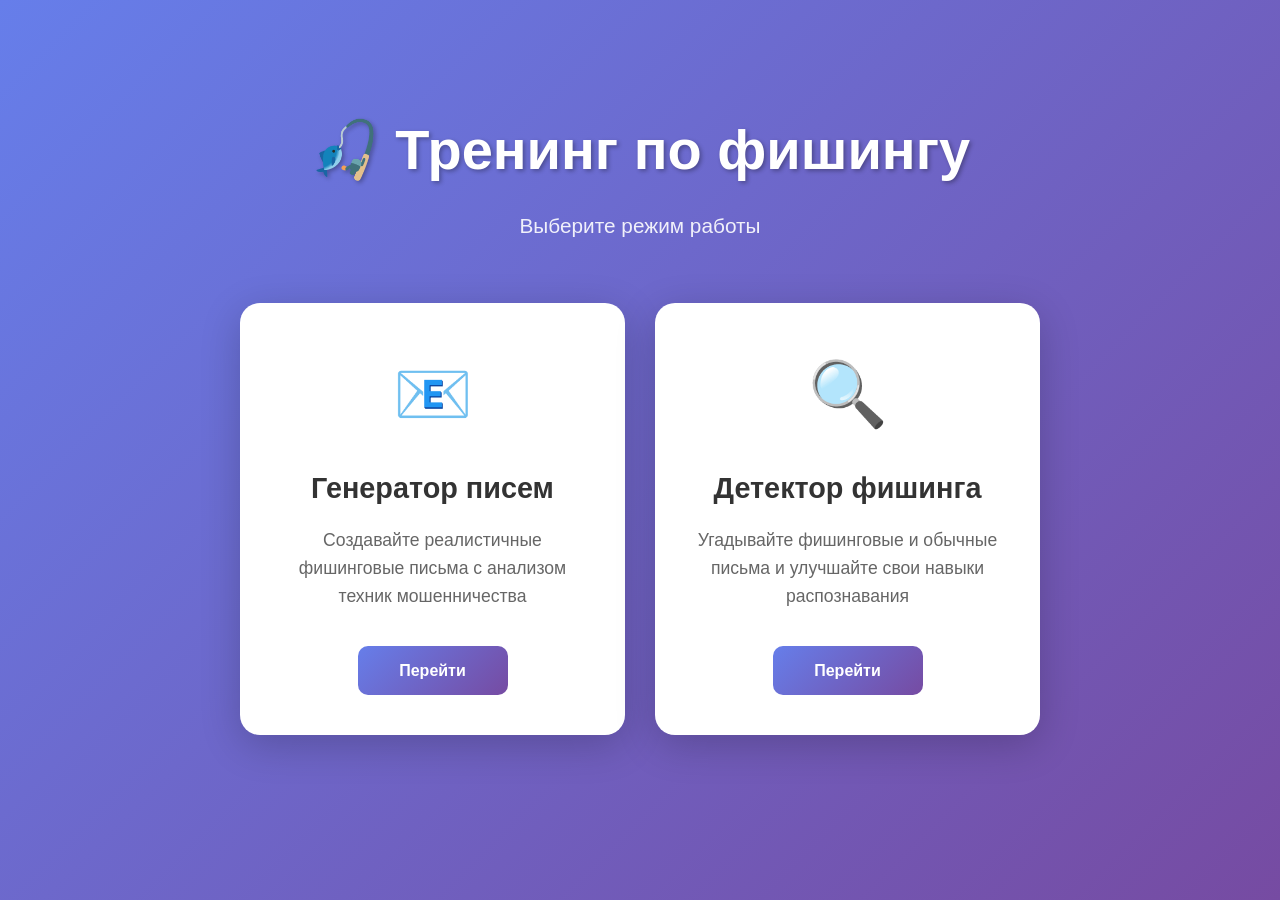
<file: index.html>
<!DOCTYPE html>
<html lang="ru">
<head>
    <meta charset="UTF-8">
    <meta name="viewport" content="width=device-width, initial-scale=1.0">
    <title>🎣 Тренинг по фишингу - Главная</title>
    <link rel="stylesheet" href="style.css">
    <style>
        .home-container {
            display: flex;
            flex-direction: column;
            align-items: center;
            justify-content: center;
            min-height: calc(100vh - 100px);
            gap: 40px;
        }

        .home-header {
            text-align: center;
            margin-bottom: 20px;
        }

        .home-header h1 {
            font-size: 3.5rem;
            color: white;
            text-shadow: 2px 2px 4px rgba(0, 0, 0, 0.3);
            margin-bottom: 15px;
        }

        .home-header p {
            font-size: 1.3rem;
            color: rgba(255, 255, 255, 0.9);
        }

        .mode-selector {
            display: grid;
            grid-template-columns: repeat(auto-fit, minmax(350px, 1fr));
            gap: 30px;
            width: 100%;
            max-width: 800px;
        }

        .mode-card {
            background: white;
            border-radius: 20px;
            padding: 40px;
            text-align: center;
            box-shadow: 0 10px 40px rgba(0, 0, 0, 0.2);
            transition: transform 0.3s ease, box-shadow 0.3s ease;
            cursor: pointer;
            display: flex;
            flex-direction: column;
            align-items: center;
            justify-content: space-between;
        }

        .mode-card:hover {
            transform: translateY(-10px);
            box-shadow: 0 20px 60px rgba(0, 0, 0, 0.3);
        }

        .mode-card-icon {
            font-size: 4rem;
            margin-bottom: 20px;
        }

        .mode-card h2 {
            font-size: 1.8rem;
            color: #333;
            margin-bottom: 15px;
        }

        .mode-card p {
            color: #666;
            font-size: 1.1rem; /* Чуть увеличил шрифт для читаемости без списков */
            line-height: 1.6;
            margin-bottom: 35px;
        }

        .mode-card .btn-link {
            display: inline-block;
            padding: 12px 30px;
            background: linear-gradient(135deg, #667eea 0%, #764ba2 100%);
            color: white;
            text-decoration: none;
            border-radius: 10px;
            font-weight: bold;
            transition: transform 0.2s ease;
            border: none;
            cursor: pointer;
            font-size: 1rem;
            width: auto;
            min-width: 150px;
        }

        .mode-card .btn-link:hover {
            transform: scale(1.05);
        }
    </style>
</head>
<body>
    <div class="container">
        <div class="home-container">
            <div class="home-header">
                <h1>🎣 Тренинг по фишингу</h1>
                <p>Выберите режим работы</p>
            </div>

            <div class="mode-selector">
                <!-- Карточка Генератора -->
                <div class="mode-card">
                    <div>
                        <div class="mode-card-icon">📧</div>
                        <h2>Генератор писем</h2>
                        <p>Создавайте реалистичные фишинговые письма с анализом техник мошенничества</p>
                    </div>
                    <a href="generator.html" class="btn-link">Перейти</a>
                </div>

                <!-- Карточка Детектора -->
                <div class="mode-card">
                    <div>
                        <div class="mode-card-icon">🔍</div>
                        <h2>Детектор фишинга</h2>
                        <p>Угадывайте фишинговые и обычные письма и улучшайте свои навыки распознавания</p>
                    </div>
                    <a href="detector.html" class="btn-link">Перейти</a>
                </div>
            </div>
        </div>
    </div>

    <!-- Подключаем внешний скрипт предзагрузки -->
    <script src="home.js"></script>
</body>
</html>
</file>
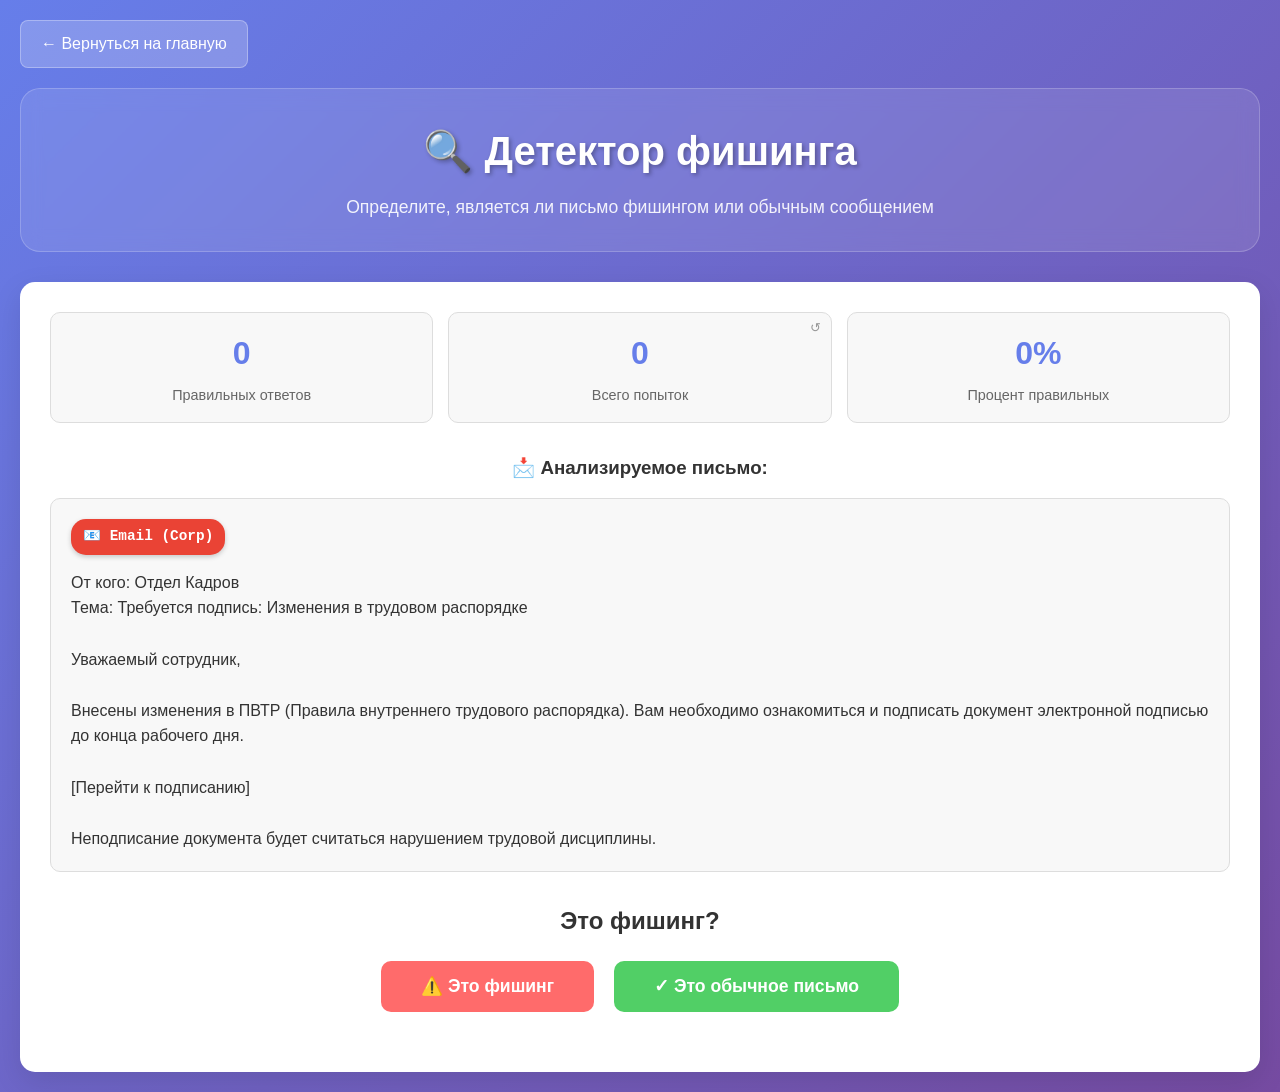
<file: detector.html>
<!DOCTYPE html>
<html lang="ru">
<head>
    <meta charset="UTF-8">
    <meta name="viewport" content="width=device-width, initial-scale=1.0">
    <title>🔍 Детектор фишинга</title>
    <link rel="stylesheet" href="style.css">
    <style>
        .detector-container {
            max-width: 1000px;
            margin: 20px auto;
        }

        .detector-header {
            background: rgba(255, 255, 255, 0.1);
            backdrop-filter: blur(10px);
            border-radius: 20px;
            padding: 30px;
            border: 1px solid rgba(255, 255, 255, 0.2);
            margin-bottom: 30px;
            text-align: center;
        }

        .detector-header h1 {
            color: white;
            font-size: 2.5rem;
            margin-bottom: 10px;
            text-shadow: 2px 2px 4px rgba(0, 0, 0, 0.3);
        }

        .detector-header p {
            color: rgba(255, 255, 255, 0.9);
            font-size: 1.1rem;
        }

        .back-button {
            display: inline-block;
            margin-bottom: 20px;
            padding: 10px 20px;
            background: rgba(255, 255, 255, 0.2);
            color: white;
            text-decoration: none;
            border-radius: 8px;
            transition: background 0.3s ease;
            border: 1px solid rgba(255, 255, 255, 0.3);
        }

        .back-button:hover {
            background: rgba(255, 255, 255, 0.3);
        }

        .detector-content {
            background: white;
            border-radius: 15px;
            padding: 30px;
            box-shadow: 0 10px 30px rgba(0, 0, 0, 0.1);
            min-height: 400px;
        }

        .email-display {
            background: #f8f8f8;
            border: 1px solid #ddd;
            border-radius: 10px;
            padding: 20px;
            margin-bottom: 20px;
            max-height: 400px;
            overflow-y: auto;
            line-height: 1.8;
        }

        .question-section {
            text-align: center;
            margin: 30px 0;
        }

        .question-section h2 {
            color: #333;
            margin-bottom: 20px;
            font-size: 1.5rem;
        }

        .answer-buttons {
            display: flex;
            gap: 20px;
            justify-content: center;
            flex-wrap: wrap;
        }

        .answer-button {
            padding: 15px 40px;
            font-size: 1.1rem;
            font-weight: bold;
            border: none;
            border-radius: 10px;
            cursor: pointer;
            transition: all 0.3s ease;
            min-width: 150px;
        }

        .btn-phishing {
            background: #ff6b6b;
            color: white;
        }

        .btn-phishing:hover {
            background: #ff5252;
            transform: scale(1.05);
        }

        .btn-legitimate {
            background: #51cf66;
            color: white;
        }

        .btn-legitimate:hover {
            background: #40c057;
            transform: scale(1.05);
        }

        .btn-phishing:disabled, .btn-legitimate:disabled {
            opacity: 0.5;
            cursor: not-allowed;
            transform: none;
        }

        /* Styles for Reason Selector */
        .reason-selector {
            background: #f1f3f5;
            padding: 20px;
            border-radius: 10px;
            margin-top: 20px;
            display: none;
            animation: slideDown 0.3s ease-out;
            border: 1px solid #e9ecef;
        }

        .reason-selector.show {
            display: block;
        }

        .reason-selector h3 {
            margin-bottom: 15px;
            color: #495057;
            text-align: center;
        }

        .reason-options {
            display: flex;
            flex-direction: column;
            gap: 10px;
        }

        .reason-option {
            background: white;
            padding: 15px;
            border-radius: 8px;
            border: 2px solid #dee2e6;
            cursor: pointer;
            transition: all 0.2s;
            text-align: left;
            font-size: 1rem;
        }

        .reason-option:hover {
            border-color: #667eea;
            background: #f8f9fa;
        }

        .reason-option.selected {
            border-color: #667eea;
            background: #e7f5ff;
            color: #0b7285;
            font-weight: bold;
        }

        .confirm-reason-btn {
            display: block;
            width: 100%;
            margin-top: 20px;
            padding: 12px;
            background: #667eea;
            color: white;
            border: none;
            border-radius: 8px;
            font-weight: bold;
            cursor: pointer;
            font-size: 1rem;
        }

        .confirm-reason-btn:disabled {
            background: #adb5bd;
            cursor: not-allowed;
        }

        @keyframes slideDown {
            from { opacity: 0; transform: translateY(-20px); }
            to { opacity: 1; transform: translateY(0); }
        }

        /* Loader Styles */
        .content-loader {
            display: flex;
            flex-direction: column;
            align-items: center;
            justify-content: center;
            height: 300px;
            color: #666;
        }

        .loading-spinner {
            width: 40px;
            height: 40px;
            border: 4px solid rgba(102, 126, 234, 0.3);
            border-top: 4px solid #667eea;
            border-radius: 50%;
            animation: spin 1s linear infinite;
            margin-bottom: 20px;
        }

        @keyframes spin {
            to { transform: rotate(360deg); }
        }

        .analysis-result {
            margin-top: 30px;
            padding: 20px;
            border-radius: 10px;
            display: none;
        }

        .analysis-result.show {
            display: block;
            animation: fadeIn 0.3s ease;
        }

        .result-correct {
            background: #d4edda;
            border: 1px solid #c3e6cb;
            color: #155724;
        }

        .result-incorrect {
            background: #f8d7da;
            border: 1px solid #f5c6cb;
            color: #721c24;
        }

        .result-title {
            font-size: 1.3rem;
            font-weight: bold;
            margin-bottom: 15px;
        }

        .result-analysis {
            background: white;
            padding: 15px;
            border-radius: 8px;
            margin-top: 15px;
            line-height: 1.7;
        }

        .stats-section {
            display: grid;
            grid-template-columns: repeat(auto-fit, minmax(150px, 1fr));
            gap: 15px;
            margin-bottom: 30px;
        }

        .stat-card {
            background: #f8f8f8;
            padding: 15px;
            border-radius: 10px;
            text-align: center;
            border: 1px solid #ddd;
            position: relative;
        }

        .reset-stats {
            position: absolute;
            top: 5px;
            right: 5px;
            font-size: 0.8rem;
            color: #999;
            cursor: pointer;
            background: none;
            border: none;
            padding: 2px 5px;
        }
        
        .reset-stats:hover {
            color: #ff6b6b;
        }

        .stat-value {
            font-size: 2rem;
            font-weight: bold;
            color: #667eea;
        }

        .stat-label {
            color: #666;
            font-size: 0.9rem;
            margin-top: 5px;
        }

        .next-button {
            display: block;
            width: 200px;
            margin: 20px auto;
            padding: 12px 30px;
            background: linear-gradient(135deg, #667eea 0%, #764ba2 100%);
            color: white;
            text-decoration: none;
            border: none;
            border-radius: 10px;
            cursor: pointer;
            font-weight: bold;
            font-size: 1rem;
            transition: transform 0.2s ease;
        }

        .next-button:hover {
            transform: scale(1.05);
        }

        .error-message {
            background: #ffe0e0;
            color: #c33;
            padding: 15px;
            border-radius: 10px;
            margin-bottom: 20px;
            display: none;
        }

        .error-message.show {
            display: block;
        }
    </style>
</head>
<body>
    <div class="container">
        <a href="index.html" class="back-button">← Вернуться на главную</a>

        <div class="detector-header">
            <h1>🔍 Детектор фишинга</h1>
            <p>Определите, является ли письмо фишингом или обычным сообщением</p>
        </div>

        <div class="detector-content">
            <div class="stats-section">
                <div class="stat-card">
                    <div class="stat-value" id="correctCount">0</div>
                    <div class="stat-label">Правильных ответов</div>
                </div>
                <div class="stat-card">
                    <button id="resetStatsBtn" class="reset-stats" title="Сбросить статистику">↺</button>
                    <div class="stat-value" id="totalCount">0</div>
                    <div class="stat-label">Всего попыток</div>
                </div>
                <div class="stat-card">
                    <div class="stat-value" id="percentCount">0%</div>
                    <div class="stat-label">Процент правильных</div>
                </div>
            </div>

            <div class="error-message" id="errorMessage"></div>

            <div id="initialLoader" class="content-loader">
                <div class="loading-spinner"></div>
                <p>Генерируем уникальное письмо для тренировки...</p>
            </div>

            <div id="emailSection" style="display: none;">
                <h3 style="text-align: center; color: #333; margin-bottom: 15px;">📩 Анализируемое письмо:</h3>
                <div class="email-display" id="emailContent"></div>

                <div class="question-section">
                    <h2>Это фишинг?</h2>
                    <div class="answer-buttons">
                        <button class="answer-button btn-phishing" id="phishingBtn">
                            ⚠️ Это фишинг
                        </button>
                        <button class="answer-button btn-legitimate" id="legitimateBtn">
                            ✓ Это обычное письмо
                        </button>
                    </div>
                </div>

                <!-- Новый блок для выбора причин -->
                <div id="reasonSelector" class="reason-selector">
                    <h3>Почему это письмо подозрительное?</h3>
                    <div id="reasonOptions" class="reason-options">
                        <!-- Опции будут добавлены через JS -->
                    </div>
                    <button id="confirmReasonBtn" class="confirm-reason-btn" disabled>Подтвердить ответ</button>
                </div>

                <div class="analysis-result" id="analysisResult">
                    <div class="result-title" id="resultTitle"></div>
                    <div class="result-analysis" id="resultAnalysis"></div>
                    <button class="next-button" id="nextBtn">Следующее письмо</button>
                </div>
            </div>
        </div>
    </div>

    <script src="detector.js"></script>
</body>
</html>
</file>
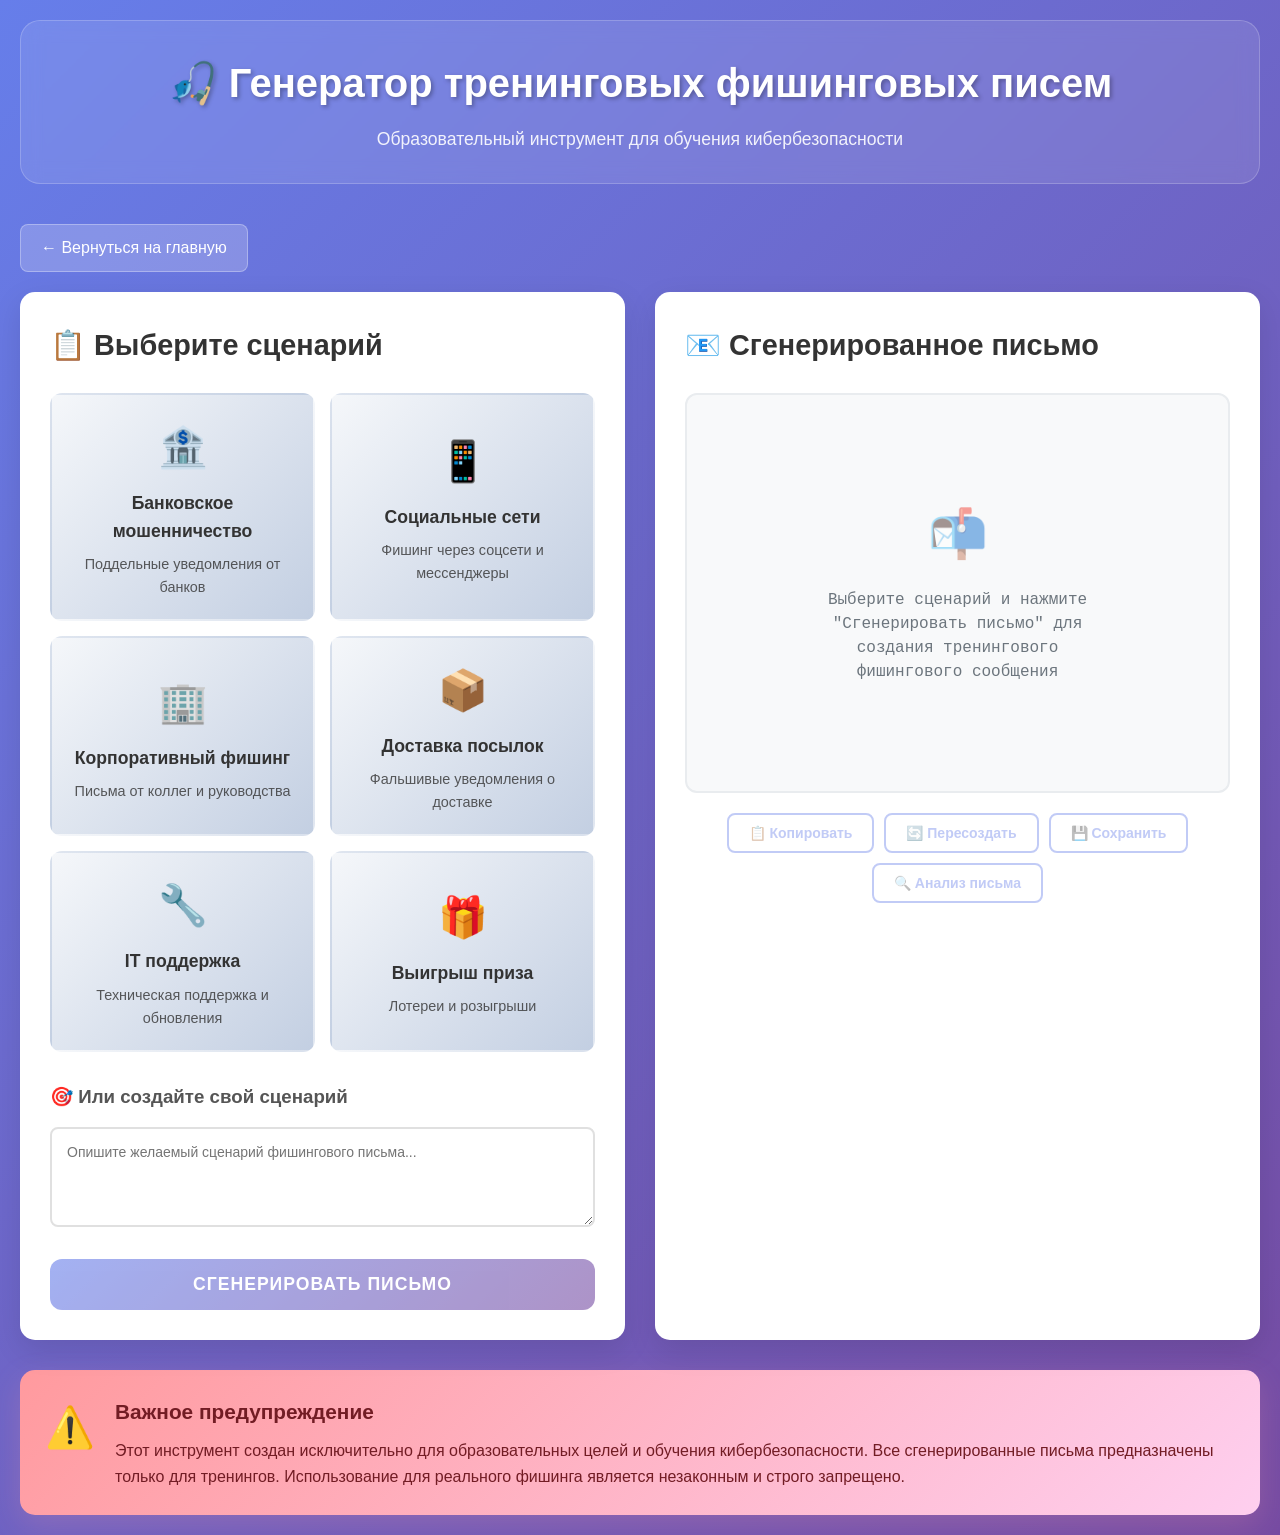
<file: generator.html>
<!DOCTYPE html>
<html lang="ru">
<head>
    <meta charset="UTF-8">
    <meta name="viewport" content="width=device-width, initial-scale=1.0">
    <title>🎣 Генератор тренинговых фишинговых писем</title>
    <link rel="stylesheet" href="style.css">
</head>
<body>
    <div class="container">
        <header>
            <h1>🎣 Генератор тренинговых фишинговых писем</h1>
            <p class="subtitle">Образовательный инструмент для обучения кибербезопасности</p>
        </header>

        <a href="index.html" class="back-button" style="display: inline-block; margin-bottom: 20px; padding: 10px 20px; background: rgba(255, 255, 255, 0.2); color: white; text-decoration: none; border-radius: 8px; transition: background 0.3s ease; border: 1px solid rgba(255, 255, 255, 0.3);">← Вернуться на главную</a>
    <main class="main-content">
            <!-- Панель выбора сценариев -->
            <section class="scenario-panel">
                <h2>📋 Выберите сценарий</h2>

                <div class="scenario-grid">
                    <div class="scenario-card" data-scenario="banking">
                        <div class="scenario-icon">🏦</div>
                        <h3>Банковское мошенничество</h3>
                        <p>Поддельные уведомления от банков</p>
                    </div>
                    <div class="scenario-card" data-scenario="social">
                        <div class="scenario-icon">📱</div>
                        <h3>Социальные сети</h3>
                        <p>Фишинг через соцсети и мессенджеры</p>
                    </div>
                    <div class="scenario-card" data-scenario="work">
                        <div class="scenario-icon">🏢</div>
                        <h3>Корпоративный фишинг</h3>
                        <p>Письма от коллег и руководства</p>
                    </div>
                    <div class="scenario-card" data-scenario="delivery">
                        <div class="scenario-icon">📦</div>
                        <h3>Доставка посылок</h3>
                        <p>Фальшивые уведомления о доставке</p>
                    </div>
                    <div class="scenario-card" data-scenario="tech">
                        <div class="scenario-icon">🔧</div>
                        <h3>IT поддержка</h3>
                        <p>Техническая поддержка и обновления</p>
                    </div>
                    <div class="scenario-card" data-scenario="prize">
                        <div class="scenario-icon">🎁</div>
                        <h3>Выигрыш приза</h3>
                        <p>Лотереи и розыгрыши</p>
                    </div>
                </div>

                <div class="custom-scenario">
                    <h3>🎯 Или создайте свой сценарий</h3>
                    <textarea id="customPrompt" placeholder="Опишите желаемый сценарий фишингового письма..."></textarea>
                </div>

                <button id="generateBtn" class="generate-btn" disabled>
                    Сгенерировать письмо
                </button>
            </section>

            <!-- Панель результата -->
            <section class="result-panel">
                <h2>📧 Сгенерированное письмо</h2>

                <div id="emailDisplay" class="email-display">
                    <div class="placeholder">
                        <div class="placeholder-icon">📬</div>
                        <p>Выберите сценарий и нажмите "Сгенерировать письмо" для создания тренингового фишингового сообщения</p>
                    </div>
                </div>

                <div class="result-actions">
                    <button id="copyBtn" class="action-btn" disabled>
                        📋 Копировать
                    </button>
                    <button id="regenerateBtn" class="action-btn" disabled>
                        🔄 Пересоздать
                    </button>
                    <button id="saveBtn" class="action-btn" disabled>
                        💾 Сохранить
                    </button>
                    <button id="analyzeBtn" class="action-btn" disabled>
                        🔍 Анализ письма
                    </button>
                </div>
            </section>
        </main>

        <!-- Панель важного предупреждения -->
        <div class="warning-panel">
            <div class="warning-content">
                <div class="warning-icon">⚠️</div>
                <div class="warning-text">
                    <h3>Важное предупреждение</h3>
                    <p>Этот инструмент создан исключительно для образовательных целей и обучения кибербезопасности. Все сгенерированные письма предназначены только для тренингов. Использование для реального фишинга является незаконным и строго запрещено.</p>
                </div>
            </div>
        </div>
    </div>

    <!-- Модальное окно для анализа -->
    <div id="analysisModal" class="modal-overlay" style="display: none;">
        <div class="modal-content">
            <div class="modal-header">
                <h3>🔍 Анализ фишингового письма</h3>
                <button id="closeModal" class="close-btn">&times;</button>
            </div>
            <div class="modal-body">
                <div id="analysisContent" class="analysis-content"></div>
            </div>
        </div>
    </div>

    <!-- Лоадер -->
    <div id="loadingOverlay" class="loading-overlay">
        <div class="loading-spinner"></div>
        <p>Генерация фишингового письма...</p>
    </div>

    <script src="app-1.js"></script>
</body>
</html>
</file>
<file: style.css>
/* Общие стили */
* {
    margin: 0;
    padding: 0;
    box-sizing: border-box;
}

body {
    font-family: 'Segoe UI', Tahoma, Geneva, Verdana, sans-serif;
    background: linear-gradient(135deg, #667eea 0%, #764ba2 100%);
    min-height: 100vh;
    color: #333;
    line-height: 1.6;
}

.container {
    max-width: 1400px;
    margin: 0 auto;
    padding: 20px;
    overflow-x: hidden;
}

/* Заголовок */
header {
    text-align: center;
    margin-bottom: 40px;
    background: rgba(255, 255, 255, 0.1);
    backdrop-filter: blur(10px);
    border-radius: 20px;
    padding: 30px;
    border: 1px solid rgba(255, 255, 255, 0.2);
}

header h1 {
    color: white;
    font-size: 2.5rem;
    margin-bottom: 10px;
    text-shadow: 2px 2px 4px rgba(0, 0, 0, 0.3);
    word-break: break-word;
}

.subtitle {
    color: rgba(255, 255, 255, 0.9);
    font-size: 1.1rem;
    margin-top: 10px;
}

/* Основной контент */
.main-content {
    display: grid;
    grid-template-columns: 1fr 1fr;
    gap: 30px;
    margin-bottom: 30px;
}

/* Панель сценариев */
.scenario-panel {
    background: white;
    border-radius: 15px;
    padding: 30px;
    box-shadow: 0 10px 30px rgba(0, 0, 0, 0.1);
    overflow-x: hidden;
}

.scenario-panel h2 {
    color: #333;
    margin-bottom: 25px;
    font-size: 1.8rem;
}

.scenario-grid {
    display: grid;
    grid-template-columns: repeat(2, 1fr);
    gap: 15px;
    margin-bottom: 30px;
}

.scenario-card {
    background: linear-gradient(135deg, #f5f7fa 0%, #c3cfe2 100%);
    border-radius: 12px;
    padding: 20px;
    text-align: center;
    cursor: pointer;
    transition: all 0.3s ease;
    border: 2px solid transparent;
    min-height: 140px;
    display: flex;
    flex-direction: column;
    justify-content: center;
    word-wrap: break-word;
}

.scenario-card:hover {
    transform: translateY(-5px);
    box-shadow: 0 8px 25px rgba(0, 0, 0, 0.15);
}

.scenario-card.selected {
    border-color: #667eea;
    background: linear-gradient(135deg, #667eea 0%, #764ba2 100%);
    color: white;
}

.scenario-icon {
    font-size: 2.5rem;
    margin-bottom: 10px;
}

.scenario-card h3 {
    font-size: 1.1rem;
    margin-bottom: 8px;
    font-weight: 600;
}

.scenario-card p {
    font-size: 0.9rem;
    opacity: 0.8;
}

/* Кастомный сценарий */
.custom-scenario {
    margin-bottom: 25px;
}

.custom-scenario h3 {
    margin-bottom: 15px;
    color: #555;
}

#customPrompt {
    width: 100%;
    min-height: 100px;
    padding: 15px;
    border: 2px solid #e0e0e0;
    border-radius: 8px;
    font-family: inherit;
    font-size: 14px;
    resize: vertical;
    transition: border-color 0.3s ease;
    box-sizing: border-box;
}

#customPrompt:focus {
    outline: none;
    border-color: #667eea;
}

/* Кнопка генерации */
.generate-btn {
    width: 100%;
    background: linear-gradient(135deg, #667eea 0%, #764ba2 100%);
    color: white;
    border: none;
    border-radius: 12px;
    padding: 15px 30px;
    font-size: 1.1rem;
    font-weight: 600;
    cursor: pointer;
    transition: all 0.3s ease;
    text-transform: uppercase;
    letter-spacing: 1px;
}

.generate-btn:hover:not(:disabled) {
    transform: translateY(-2px);
    box-shadow: 0 8px 25px rgba(102, 126, 234, 0.4);
}

.generate-btn:disabled {
    opacity: 0.6;
    cursor: not-allowed;
}

/* Панель результата */
.result-panel {
    background: white;
    border-radius: 15px;
    padding: 30px;
    box-shadow: 0 10px 30px rgba(0, 0, 0, 0.1);
    overflow-x: hidden;
}

.result-panel h2 {
    color: #333;
    margin-bottom: 25px;
    font-size: 1.8rem;
}

.email-display {
    background: #f8f9fa;
    border: 2px solid #e9ecef;
    border-radius: 12px;
    padding: 25px;
    min-height: 300px;
    margin-bottom: 20px;
    white-space: pre-wrap;
    font-family: 'Courier New', monospace;
    line-height: 1.5;
    word-break: break-word;
    overflow-wrap: break-word;
    max-width: 100%;
}

.email-display.has-content {
    background: white;
    border-color: #667eea;
}

.placeholder {
    display: flex;
    flex-direction: column;
    align-items: center;
    justify-content: center;
    height: 250px;
    color: #6c757d;
    text-align: center;
}

.placeholder-icon {
    font-size: 3rem;
    margin-bottom: 15px;
    opacity: 0.5;
}

.placeholder p {
    max-width: 300px;
}

/* Действия с результатом - исправлено для мобильной версии */
.result-actions {
    display: flex;
    gap: 10px;
    justify-content: center;
    flex-wrap: wrap;
}

.action-btn {
    padding: 10px 20px;
    border: 2px solid #667eea;
    background: white;
    color: #667eea;
    border-radius: 8px;
    cursor: pointer;
    font-weight: 600;
    transition: all 0.3s ease;
    font-size: 14px;
    min-width: 120px;
    flex: 0 0 auto;
}

.action-btn:hover:not(:disabled) {
    background: #667eea;
    color: white;
    transform: translateY(-2px);
}

.action-btn:disabled {
    opacity: 0.4;
    cursor: not-allowed;
    transform: none;
}

/* Модальное окно для анализа */
.modal-overlay {
    position: fixed;
    top: 0;
    left: 0;
    right: 0;
    bottom: 0;
    background: rgba(0, 0, 0, 0.8);
    backdrop-filter: blur(5px);
    z-index: 2000;
    display: flex;
    align-items: center;
    justify-content: center;
    animation: fadeIn 0.3s ease-out;
}

.modal-content {
    background: white;
    border-radius: 20px;
    box-shadow: 0 20px 50px rgba(0, 0, 0, 0.3);
    max-width: 800px;
    width: 90%;
    max-height: 80vh;
    overflow: hidden;
    animation: slideUp 0.3s ease-out;
}

.modal-header {
    background: linear-gradient(135deg, #667eea 0%, #764ba2 100%);
    color: white;
    padding: 20px 30px;
    display: flex;
    justify-content: space-between;
    align-items: center;
}

.modal-header h3 {
    font-size: 1.5rem;
    margin: 0;
    flex-grow: 1;
}

.close-btn {
    background: none;
    border: none;
    color: white;
    font-size: 1.5rem;
    cursor: pointer;
    padding: 5px;
    border-radius: 50%;
    width: 35px;
    height: 35px;
    display: flex;
    align-items: center;
    justify-content: center;
    transition: background-color 0.3s ease;
}

.close-btn:hover {
    background-color: rgba(255, 255, 255, 0.2);
}

.modal-body {
    padding: 30px;
    max-height: 60vh;
    overflow-y: auto;
}

.analysis-content {
    color: #555;
    line-height: 1.8;
    font-size: 16px;
    word-break: break-word;
    overflow-wrap: break-word;
}

.analysis-content h4 {
    color: #333;
    margin-top: 20px;
    margin-bottom: 10px;
    font-size: 1.2rem;
}

.analysis-content ul {
    padding-left: 20px;
    margin: 10px 0;
}

.analysis-content li {
    margin-bottom: 5px;
}

.analysis-content strong {
    color: #667eea;
}

@keyframes fadeIn {
    from { opacity: 0; }
    to { opacity: 1; }
}

@keyframes slideUp {
    from {
        opacity: 0;
        transform: translateY(50px);
    }
    to {
        opacity: 1;
        transform: translateY(0);
    }
}

/* Панель предупреждения */
.warning-panel {
    background: linear-gradient(135deg, #ff9a9e 0%, #fecfef 100%);
    border-radius: 15px;
    padding: 25px;
    box-shadow: 0 10px 30px rgba(255, 154, 158, 0.2);
}

.warning-content {
    display: flex;
    align-items: flex-start;
    gap: 20px;
}

.warning-icon {
    font-size: 2.5rem;
    flex-shrink: 0;
}

.warning-text h3 {
    color: #721c24;
    margin-bottom: 10px;
    font-size: 1.3rem;
}

.warning-text p {
    color: #721c24;
    line-height: 1.6;
}

/* Лоадер */
.loading-overlay {
    position: fixed;
    top: 0;
    left: 0;
    right: 0;
    bottom: 0;
    background: rgba(0, 0, 0, 0.7);
    backdrop-filter: blur(5px);
    display: none;
    align-items: center;
    justify-content: center;
    flex-direction: column;
    z-index: 1000;
    color: white;
}

.loading-overlay.show {
    display: flex;
}

.loading-spinner {
    width: 50px;
    height: 50px;
    border: 4px solid rgba(255, 255, 255, 0.3);
    border-top: 4px solid white;
    border-radius: 50%;
    animation: spin 1s linear infinite;
    margin-bottom: 20px;
}

@keyframes spin {
    0% { transform: rotate(0deg); }
    100% { transform: rotate(360deg); }
}

.loading-overlay p {
    font-size: 1.1rem;
    text-align: center;
}

/* Адаптивность для планшетов */
@media (max-width: 1024px) {
    .main-content {
        grid-template-columns: 1fr;
        gap: 20px;
    }

    .scenario-grid {
        grid-template-columns: repeat(3, 1fr);
    }
}

/* Адаптивность для мобильных устройств */
@media (max-width: 768px) {
    .container {
        padding: 15px;
    }

    header {
        padding: 20px;
        margin-bottom: 20px;
    }

    header h1 {
        font-size: 1.8rem;
    }

    .subtitle {
        font-size: 1rem;
    }

    .scenario-panel,
    .result-panel {
        padding: 20px;
    }

    .scenario-grid {
        grid-template-columns: repeat(2, 1fr);
        gap: 10px;
    }

    .scenario-card {
        padding: 15px;
        min-height: 120px;
    }

    .scenario-icon {
        font-size: 2rem;
    }

    .warning-content {
        flex-direction: column;
        text-align: center;
    }

    /* Исправляем кнопки для мобильной версии - убираем большие отступы */
    .result-actions {
        gap: 8px;
        flex-direction: column;
        align-items: stretch;
    }

    .action-btn {
        width: 100%;
        margin-bottom: 0;
        min-width: auto;
    }

    .email-display {
        padding: 15px;
        font-size: 14px;
    }

    .modal-content {
        width: 95%;
        margin: 10px;
    }

    .modal-header {
        padding: 15px 20px;
    }

    .modal-body {
        padding: 20px;
    }

    .modal-header h3 {
        font-size: 1.3rem;
    }
}

/* Дополнительная адаптивность для маленьких экранов */
@media (max-width: 480px) {
    .container {
        padding: 10px;
    }

    header {
        padding: 15px;
    }

    header h1 {
        font-size: 1.5rem;
    }

    .scenario-grid {
        grid-template-columns: 1fr;
    }

    .scenario-card {
        min-height: 100px;
        padding: 12px;
    }

    .scenario-panel,
    .result-panel {
        padding: 15px;
    }

    .email-display {
        padding: 12px;
        font-size: 13px;
        min-height: 200px;
    }

    .generate-btn {
        font-size: 1rem;
        padding: 12px 20px;
    }

    /* Еще более компактные кнопки для очень маленьких экранов */
    .action-btn {
        font-size: 13px;
        padding: 8px 16px;
        min-width: auto;
    }

    .result-actions {
        gap: 6px;
    }

    .warning-panel {
        padding: 15px;
    }

    .warning-icon {
        font-size: 2rem;
    }

    .modal-content {
        width: 98%;
        margin: 5px;
    }

    .modal-header {
        padding: 12px 15px;
    }

    .modal-body {
        padding: 15px;
    }
}

/* Дополнительная защита от горизонтального переполнения */
* {
    max-width: 100%;
}

html,
body {
    overflow-x: hidden;
}

/* Фиксация конкретных элементов, которые могут вызывать переполнение */
pre,
code,
.email-display {
    overflow-x: auto;
    white-space: pre-wrap;
}

/* Убеждаемся, что все контейнеры не превышают ширину экрана */
.container,
.main-content,
.scenario-panel,
.result-panel,
.warning-panel {
    max-width: 100%;
    box-sizing: border-box;
}


.reason-option.correct-answer {
    background-color: #d4edda !important;
    border-color: #28a745 !important;
    color: #155724 !important;
    position: relative;
}

.reason-option.correct-answer::after {
    content: " ✓";
    font-weight: bold;
}

.reason-option.wrong-choice {
    background-color: #f8d7da !important;
    border-color: #dc3545 !important;
    color: #721c24 !important;
}

.reason-option.locked {
    cursor: default;
    pointer-events: none; /* Запрещает клики */
}
</file>
